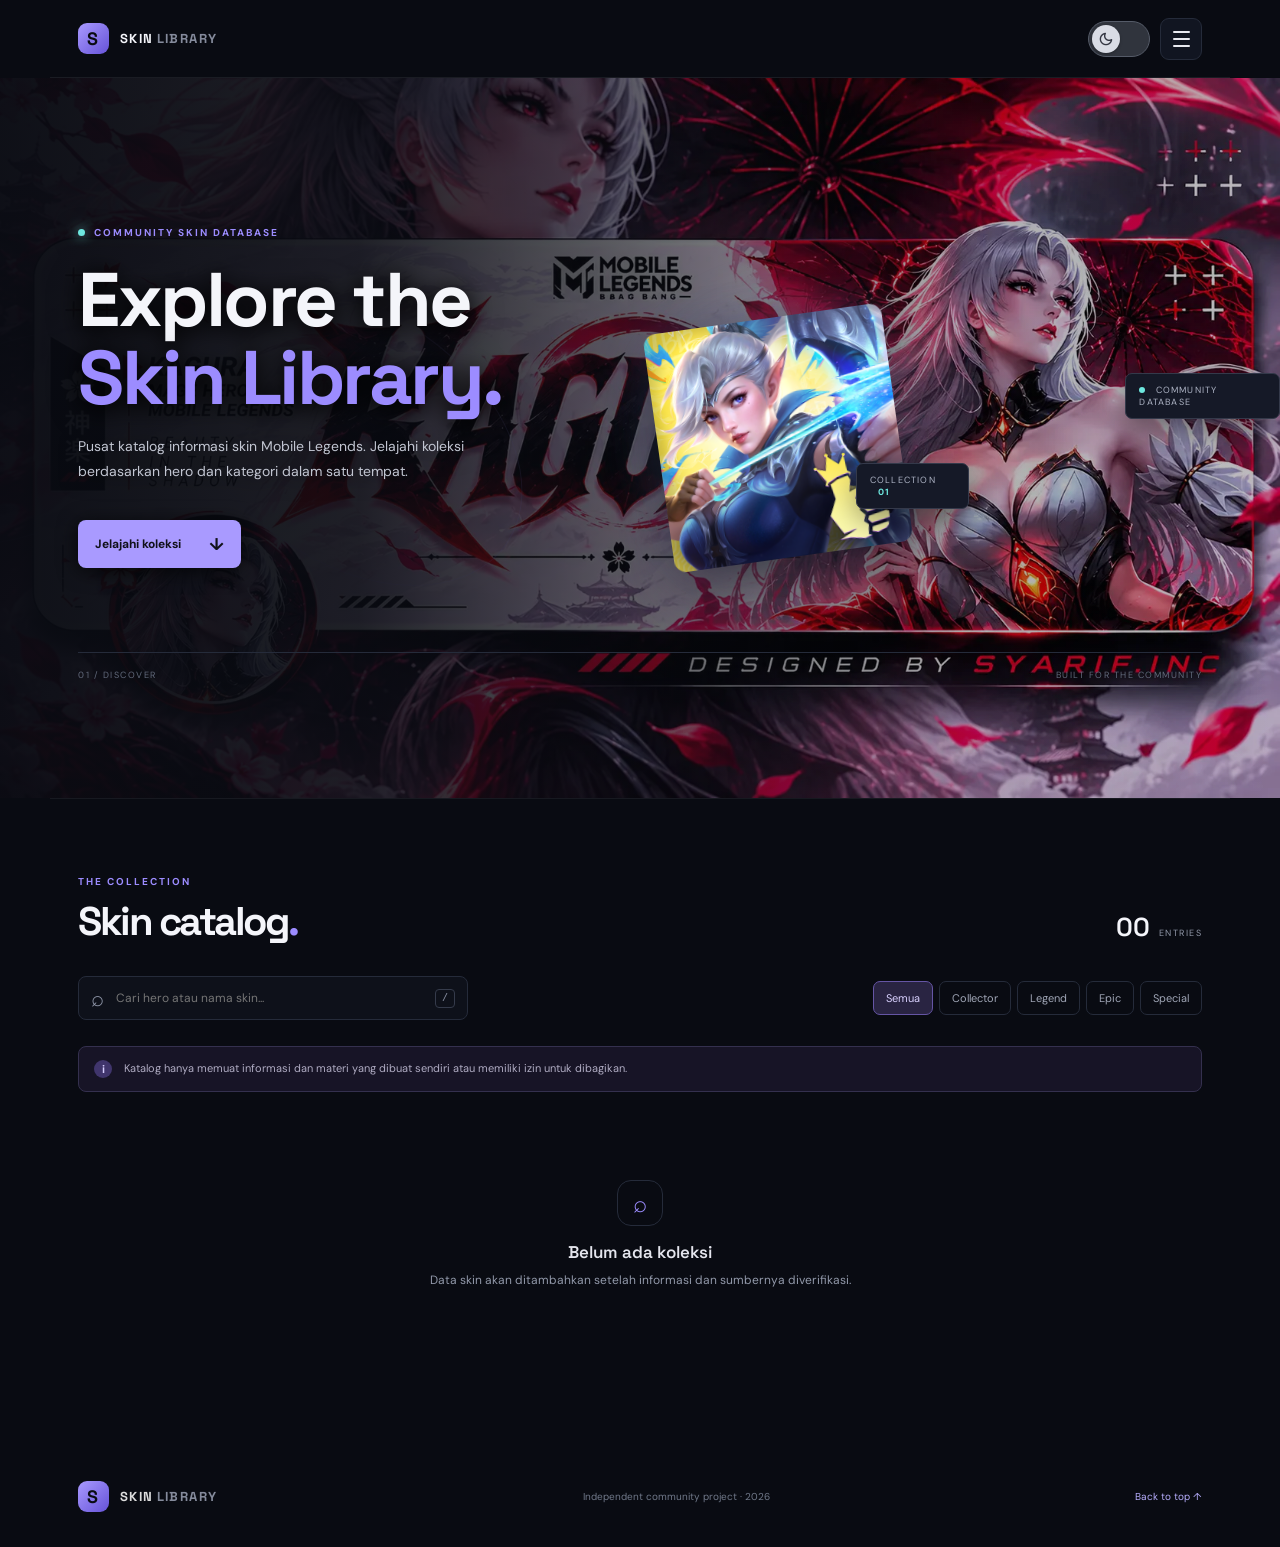
<file: index.html>
<!doctype html>
<html lang="id">
<head>
  <meta charset="UTF-8"><meta name="viewport" content="width=device-width, initial-scale=1">
  <meta name="theme-color" content="#090b12">
  <meta name="description" content="MLBB Skin Library — katalog informasi skin Mobile Legends.">
  <title>MLBB Skin Library</title>
  <link rel="preconnect" href="https://fonts.googleapis.com"><link rel="preconnect" href="https://fonts.gstatic.com" crossorigin>
  <link href="https://fonts.googleapis.com/css2?family=DM+Sans:wght@400;500;600;700;800&family=Space+Grotesk:wght@500;600;700&display=swap" rel="stylesheet">
  <link rel="stylesheet" href="https://fonts.googleapis.com/css2?family=Material+Symbols+Rounded:opsz,wght,FILL,GRAD@20..48,400,0,0"><link rel="stylesheet" href="assets/css/style.css">
  </head>
<body>
  <header class="topbar"><a class="brand" href="index.html"><span class="brand-mark" aria-hidden="true">S</span><span>SKIN<span class="brand-muted">LIBRARY</span></span></a><div class="header-actions"><button class="theme-toggle" type="button" aria-label="Aktifkan mode terang" title="Ganti tema"><span class="theme-track" aria-hidden="true"><span class="theme-thumb"><span class="theme-icon material-symbols-rounded">dark_mode</span></span></span></button><button class="menu-toggle" type="button" aria-label="Buka menu" aria-expanded="false" aria-controls="site-menu"><span></span><span></span><span></span></button></div>
    <nav class="site-menu" id="site-menu" hidden>
      <a href="index.html"><span class="menu-icon" aria-hidden="true">grid_view</span><span>Library</span></a>
      <a href="pages/heroes.html"><span class="menu-icon" aria-hidden="true">groups</span><span>Heroes</span></a>
      <a href="pages/about.html"><span class="menu-icon" aria-hidden="true">info</span><span>About</span></a>
    </nav></header>
  

  <main>
    <section class="hero"><div class="hero-copy"><div class="eyebrow"><span class="live-dot"></span> COMMUNITY SKIN DATABASE</div>
      <h1>Explore the<br><span>Skin Library.</span></h1>
      <p class="hero-description">Pusat katalog informasi skin Mobile Legends. Jelajahi koleksi berdasarkan hero dan kategori dalam satu tempat.</p>
      <a class="primary-button" href="#library">Jelajahi koleksi <span>↓</span></a></div>
      <div class="hero-art"><img class="hero-header-image" src="assets/images/header.webp" alt="" aria-hidden="true"><div class="orbit orbit-a"></div><div class="orbit orbit-b"></div><div class="hero-emblem"><img class="archive-logo" src="assets/images/logo/mlbb.webp" alt="MLBB Skin Library"></div><div class="float-tag tag-top">COLLECTION <b>01</b></div><div class="float-tag tag-bottom"><i></i> COMMUNITY DATABASE</div></div>
      <div class="hero-foot"><span>01 / DISCOVER</span><span>BUILT FOR THE COMMUNITY</span></div>
    </section>
    <section class="library-section" id="library"><div class="section-heading"><div><div class="eyebrow">THE COLLECTION</div><h2>Skin catalog<span>.</span></h2></div><div class="catalog-count"><strong id="result-count">00</strong><span>ENTRIES</span></div></div>
      <div class="toolbar"><label class="search-box"><span>⌕</span><input id="search-input" type="search" placeholder="Cari hero atau nama skin..." autocomplete="off"><kbd>/</kbd></label>
        <div class="filters" id="filters"><button class="filter active" data-filter="All">Semua</button><button class="filter" data-filter="Collector">Collector</button><button class="filter" data-filter="Legend">Legend</button><button class="filter" data-filter="Epic">Epic</button><button class="filter" data-filter="Special">Special</button></div></div>
      <div class="notice"><span>i</span><p>Katalog hanya memuat informasi dan materi yang dibuat sendiri atau memiliki izin untuk dibagikan.</p></div>
      <div class="catalog-grid" id="catalog-grid" aria-live="polite"></div>
      <div class="empty-state" id="empty-state"><div class="empty-icon">⌕</div><h3>Belum ada koleksi</h3><p>Data skin akan ditambahkan setelah informasi dan sumbernya diverifikasi.</p></div>
    </section>

  </main>

  <footer><a class="brand footer-brand" href="index.html"><span class="brand-mark" aria-hidden="true">S</span><span>SKIN<span class="brand-muted">LIBRARY</span></span></a><span>Independent community project · 2026</span><a href="#library">Back to top ↑</a></footer>
  <script src="assets/js/app.js"></script>
<script>
(()=>{const button=document.querySelector(".menu-toggle");const menu=document.querySelector("#site-menu");if(!button||!menu)return;
button.addEventListener("click",()=>{const open=button.getAttribute("aria-expanded")==="true";button.setAttribute("aria-expanded",String(!open));button.setAttribute("aria-label",open?"Buka menu":"Tutup menu");menu.hidden=open;});
document.addEventListener("click",event=>{if(!button.contains(event.target)&&!menu.contains(event.target)){button.setAttribute("aria-expanded","false");button.setAttribute("aria-label","Buka menu");menu.hidden=true;}});
document.addEventListener("keydown",event=>{if(event.key==="Escape"){button.setAttribute("aria-expanded","false");button.setAttribute("aria-label","Buka menu");menu.hidden=true;}});
})();</script><script src="assets/js/theme.js"></script></body></html>
</file>
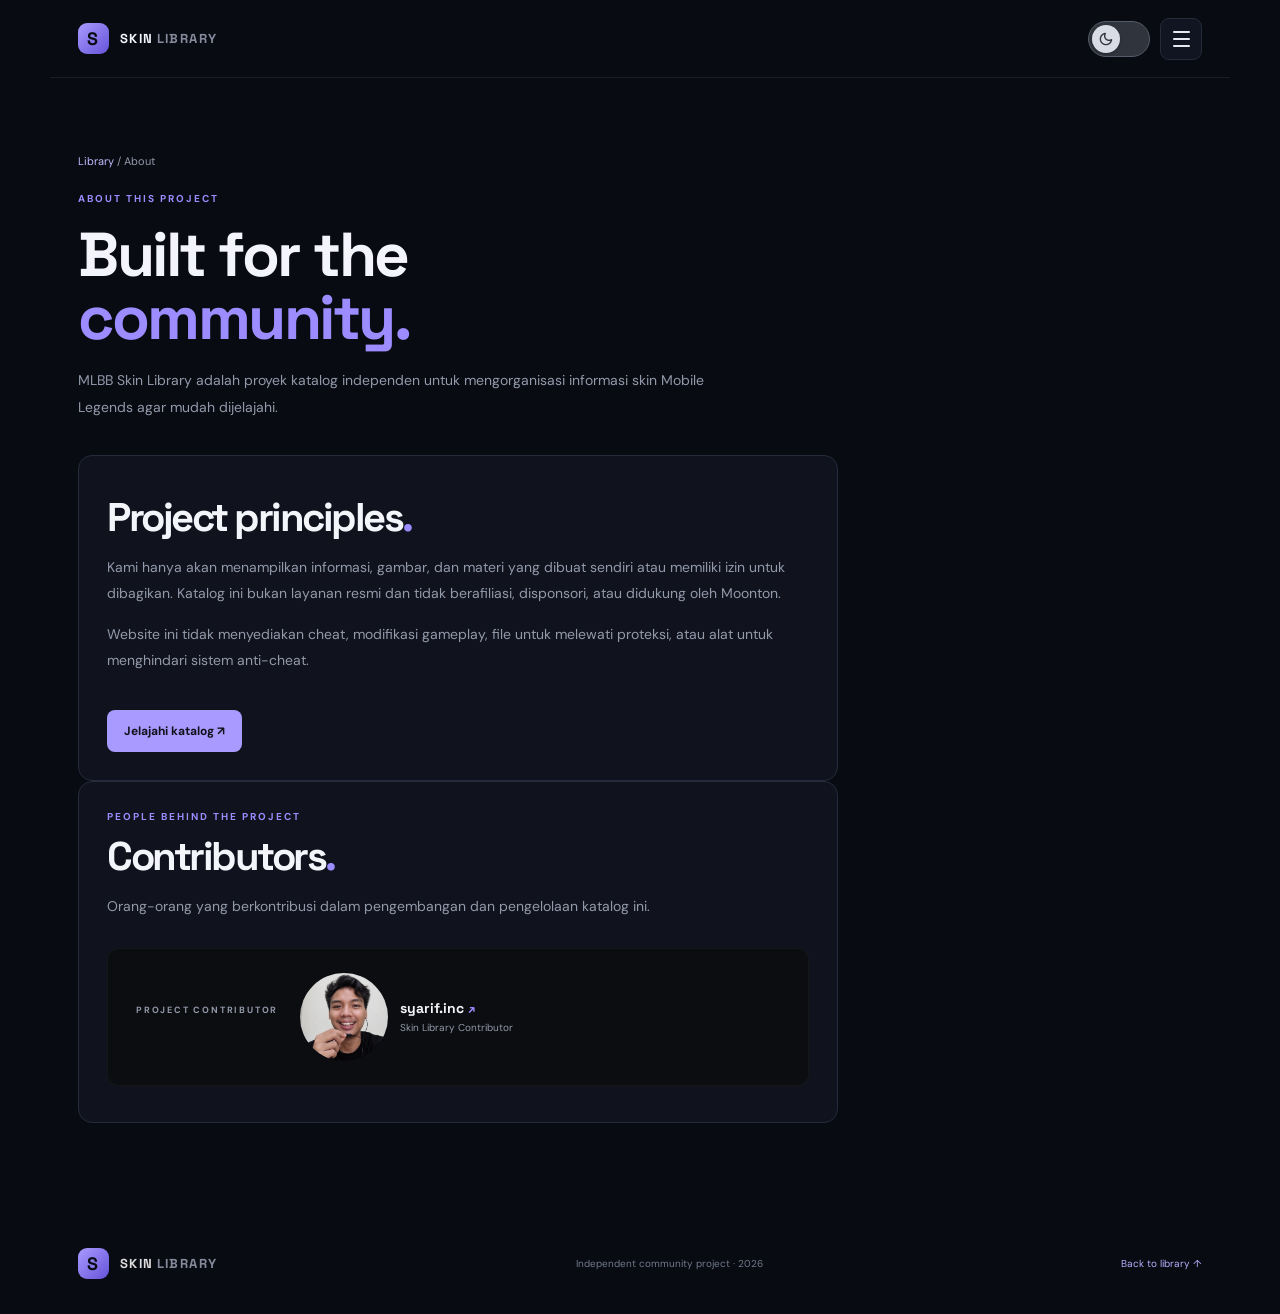
<file: pages/about.html>
<!doctype html>
<html lang="id"><head><meta charset="UTF-8"><meta name="viewport" content="width=device-width, initial-scale=1"><meta name="theme-color" content="#090b12"><title>About — MLBB Skin Library</title><link rel="preconnect" href="https://fonts.googleapis.com"><link rel="preconnect" href="https://fonts.gstatic.com" crossorigin><link href="https://fonts.googleapis.com/css2?family=DM+Sans:wght@400;500;600;700;800&family=Space+Grotesk:wght@500;600;700&display=swap" rel="stylesheet"><link rel="stylesheet" href="https://fonts.googleapis.com/css2?family=Material+Symbols+Rounded:opsz,wght,FILL,GRAD@20..48,400,0,0"><link rel="stylesheet" href="../assets/css/style.css">  </head>
<body><header class="topbar"><a class="brand" href="../index.html"><span class="brand-mark" aria-hidden="true">S</span><span>SKIN<span class="brand-muted">LIBRARY</span></span></a><div class="header-actions"><button class="theme-toggle" type="button" aria-label="Aktifkan mode terang" title="Ganti tema"><span class="theme-track" aria-hidden="true"><span class="theme-thumb"><span class="theme-icon material-symbols-rounded">dark_mode</span></span></span></button><button class="menu-toggle" type="button" aria-label="Buka menu" aria-expanded="false" aria-controls="site-menu"><span></span><span></span><span></span></button></div>
    <nav class="site-menu" id="site-menu" hidden>
      <a href="../index.html"><span class="menu-icon" aria-hidden="true">grid_view</span><span>Library</span></a>
      <a href="../pages/heroes.html"><span class="menu-icon" aria-hidden="true">groups</span><span>Heroes</span></a>
      <a href="../pages/about.html"><span class="menu-icon" aria-hidden="true">info</span><span>About</span></a>
    </nav></header>


<main class="page-shell"><div class="breadcrumb"><a href="../index.html">Library</a> / About</div><div class="page-intro"><div class="eyebrow">ABOUT THIS PROJECT</div><h1>Built for the<br><span>community.</span></h1><p>MLBB Skin Library adalah proyek katalog independen untuk mengorganisasi informasi skin Mobile Legends agar mudah dijelajahi.</p></div><div class="detail-panel"><h2>Project principles<span>.</span></h2><p class="page-copy">Kami hanya akan menampilkan informasi, gambar, dan materi yang dibuat sendiri atau memiliki izin untuk dibagikan. Katalog ini bukan layanan resmi dan tidak berafiliasi, disponsori, atau didukung oleh Moonton.</p><p class="page-copy">Website ini tidak menyediakan cheat, modifikasi gameplay, file untuk melewati proteksi, atau alat untuk menghindari sistem anti-cheat.</p><a class="primary-button" href="../index.html#library">Jelajahi katalog ↗</a></div>
<section class="detail-panel contributor-about" aria-labelledby="contributors-title">
  <div class="eyebrow">PEOPLE BEHIND THE PROJECT</div>
  <h2 id="contributors-title">Contributors<span>.</span></h2>
  <p class="page-copy">Orang-orang yang berkontribusi dalam pengembangan dan pengelolaan katalog ini.</p>
  <div id="contributors-list" class="contributors-list"><p class="page-copy">Memuat informasi kontributor...</p></div>
</section>
</main>
<script>
const list=document.querySelector("#contributors-list");
const safe=value=>String(value??"").replace(/[&<>"']/g,c=>({"&":"&amp;","<":"&lt;",">":"&gt;",'"':"&quot;","'":"&#39;"}[c]));
fetch("../data/contributors.json").then(response=>{if(!response.ok)throw Error();return response.json()}).then(contributors=>{
  if(!Array.isArray(contributors)||!contributors.length){list.innerHTML='<p class="page-copy">Belum ada kontributor yang ditambahkan.</p>';return;}
  list.innerHTML=contributors.map(person=>'<article class="contributor-card"><div class="contributor-heading">PROJECT CONTRIBUTOR</div><div class="contributor-content"><img class="contributor-avatar" src="../'+safe(person.avatar)+'" alt="Foto profil '+safe(person.name)+'"><div class="contributor-identity"><a class="contributor-name" href="'+safe(person.profileUrl)+'" target="_blank" rel="noopener noreferrer">'+safe(person.name)+' <span aria-hidden="true">↗</span></a><span class="contributor-role">Skin Library Contributor</span></div></div></article>').join("");
}).catch(()=>{list.innerHTML='<p class="page-copy">Informasi kontributor belum dapat dimuat. Silakan coba lagi.</p>';});
</script>
<footer><a class="brand footer-brand" href="../index.html"><span class="brand-mark" aria-hidden="true">S</span><span>SKIN<span class="brand-muted">LIBRARY</span></span></a><span>Independent community project · 2026</span><a href="../index.html">Back to library ↑</a></footer><script>
(()=>{const button=document.querySelector(".menu-toggle");const menu=document.querySelector("#site-menu");if(!button||!menu)return;
button.addEventListener("click",()=>{const open=button.getAttribute("aria-expanded")==="true";button.setAttribute("aria-expanded",String(!open));button.setAttribute("aria-label",open?"Buka menu":"Tutup menu");menu.hidden=open;});
document.addEventListener("click",event=>{if(!button.contains(event.target)&&!menu.contains(event.target)){button.setAttribute("aria-expanded","false");button.setAttribute("aria-label","Buka menu");menu.hidden=true;}});
document.addEventListener("keydown",event=>{if(event.key==="Escape"){button.setAttribute("aria-expanded","false");button.setAttribute("aria-label","Buka menu");menu.hidden=true;}});
})();</script><script src="../assets/js/theme.js"></script></body></html>
</file>
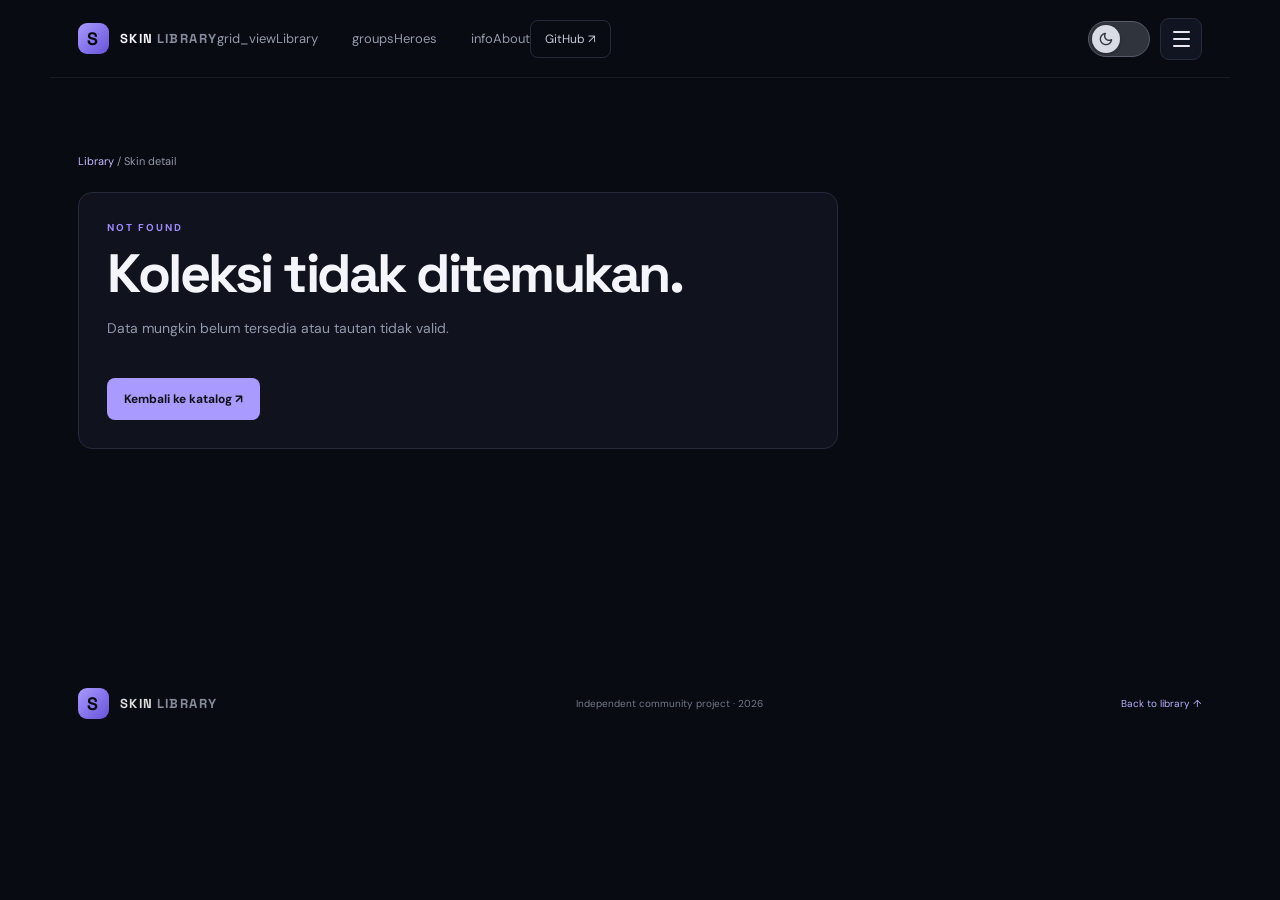
<file: pages/detail.html>
<!doctype html>
<html lang="id"><head><meta charset="UTF-8"><meta name="viewport" content="width=device-width, initial-scale=1"><meta name="theme-color" content="#090b12"><title>Skin detail — MLBB Skin Library</title><link rel="preconnect" href="https://fonts.googleapis.com"><link rel="preconnect" href="https://fonts.gstatic.com" crossorigin><link href="https://fonts.googleapis.com/css2?family=DM+Sans:wght@400;500;600;700;800&family=Space+Grotesk:wght@500;600;700&display=swap" rel="stylesheet"><link rel="stylesheet" href="https://fonts.googleapis.com/css2?family=Material+Symbols+Rounded:opsz,wght,FILL,GRAD@20..48,400,0,0"><link rel="stylesheet" href="../assets/css/style.css"></head>
<body><header class="topbar"><a class="brand" href="../index.html"><span class="brand-mark" aria-hidden="true">S</span><span>SKIN<span class="brand-muted">LIBRARY</span></span></a><nav class="desktop-nav"><a href="../index.html"><span class="menu-icon" aria-hidden="true">grid_view</span><span>Library</span></a><a href="heroes.html"><span class="menu-icon" aria-hidden="true">groups</span><span>Heroes</span></a><a href="about.html"><span class="menu-icon" aria-hidden="true">info</span><span>About</span></a></nav><a class="top-link" href="https://github.com/syariflab/mlbb-skin-library" target="_blank" rel="noreferrer">GitHub ↗</a><div class="header-actions"><button class="theme-toggle" type="button" aria-label="Aktifkan mode terang" title="Ganti tema"><span class="theme-track" aria-hidden="true"><span class="theme-thumb"><span class="theme-icon material-symbols-rounded">dark_mode</span></span></span></button><button class="menu-toggle" type="button" aria-label="Buka menu" aria-expanded="false" aria-controls="site-menu"><span></span><span></span><span></span></button></div>
<nav class="site-menu" id="site-menu" hidden><a href="../index.html">Library</a><a href="heroes.html">Heroes</a><a href="about.html">About</a></nav></header>
<nav class="mobile-nav" aria-label="Navigasi utama"><a href="../index.html" data-nav="library"><span>⌂</span><small>Library</small></a><a href="heroes.html" data-nav="heroes"><span>♙</span><small>Heroes</small></a><a href="about.html" data-nav="about"><span>ⓘ</span><small>About</small></a></nav>
<main class="page-shell"><div class="breadcrumb"><a href="../index.html">Library</a> / Skin detail</div><article class="detail-panel" id="detail"><div class="eyebrow">SKIN INFORMATION</div><h1>Memuat detail...</h1><p class="page-copy">Sedang mengambil informasi koleksi.</p></article></main>
<footer><a class="brand footer-brand" href="../index.html"><span class="brand-mark" aria-hidden="true">S</span><span>SKIN<span class="brand-muted">LIBRARY</span></span></a><span>Independent community project · 2026</span><a href="../index.html">Back to library ↑</a></footer>
<script>
const target=document.querySelector("#detail");
const id=new URLSearchParams(location.search).get("id");
const safe=s=>String(s??"").replace(/[&<>"']/g,c=>({"&":"&amp;","<":"&lt;",">":"&gt;",'"':"&quot;","'":"&#39;"}[c]));
const savedKey="mlbb-skin-library-saved";
function getSaved(){try{return JSON.parse(localStorage.getItem(savedKey)||"[]")}catch{return[]}}
function renderSaveButton(){const button=document.querySelector("#save-skin");if(!button)return;const saved=getSaved().includes(id);button.innerHTML=(saved?'<span class="save-bookmark" aria-hidden="true">▮</span> Undo Save':'<span class="save-bookmark" aria-hidden="true">▯</span> Save');button.setAttribute("aria-pressed",String(saved));button.classList.toggle("is-saved",saved)}
Promise.all([fetch("../data/skins.json").then(r=>{if(!r.ok)throw Error();return r.json()}),fetch("../data/contributors.json").then(r=>{if(!r.ok)throw Error();return r.json()})]).then(([items,contributors])=>{
 const item=items.find(x=>x.id===id);
 if(!item){target.innerHTML='<div class="eyebrow">NOT FOUND</div><h1>Koleksi tidak ditemukan.</h1><p class="page-copy">Data mungkin belum tersedia atau tautan tidak valid.</p><a class="primary-button" href="../index.html#library">Kembali ke katalog ↗</a>';return;}
 const contributor=contributors.find(x=>x.id===item.contributorId)||contributors[0];
 document.title=item.name+" — MLBB Skin Library";
 const contributorMarkup=contributor?'<section class="contributor-card" aria-label="Informasi kontributor"><img class="contributor-avatar" src="../'+safe(contributor.avatar)+'" alt="Foto profil '+safe(contributor.name)+'"><div class="contributor-details"><div class="contributor-topline"><a class="contributor-name" href="'+safe(contributor.profileUrl)+'" target="_blank" rel="noopener noreferrer">'+safe(contributor.name)+'</a><span class="contributor-separator" aria-hidden="true">|</span><button class="save-skin-button" id="save-skin" type="button" aria-pressed="false">Save</button></div><div class="contributor-updated"><span>Last updated:</span><strong>'+safe(item.lastUpdated||item.updatedAt||"Belum dicatat")+'</strong></div></div></section>':'';
 target.innerHTML='<div class="eyebrow">SKIN INFORMATION</div><h1>'+safe(item.name)+'</h1><p class="page-copy">'+safe(item.hero)+'</p><div class="detail-meta"><span>'+safe(item.type)+'</span><span>'+safe(item.status||"Informasi")+'</span><span>'+safe(item.release||"")+'</span></div><p class="page-copy">'+safe(item.description||"Belum ada deskripsi untuk koleksi ini.")+'</p><div class="detail-note">Halaman ini berisi informasi katalog. Tidak ada file modifikasi game atau tautan bypass proteksi yang disediakan.</div>'+contributorMarkup+'<a class="primary-button" href="../index.html#library">Kembali ke katalog ↗</a>';
 const saveButton=document.querySelector("#save-skin");if(saveButton){renderSaveButton();saveButton.addEventListener("click",()=>{const saved=getSaved();const next=saved.includes(id)?saved.filter(x=>x!==id):[...saved,id];localStorage.setItem(savedKey,JSON.stringify(next));renderSaveButton()})}
}).catch(()=>{target.innerHTML='<h1>Data tidak dapat dimuat.</h1><p class="page-copy">Periksa koneksi lalu coba lagi.</p>';});
</script><script src="../assets/js/theme.js"></script></body></html>
</file>
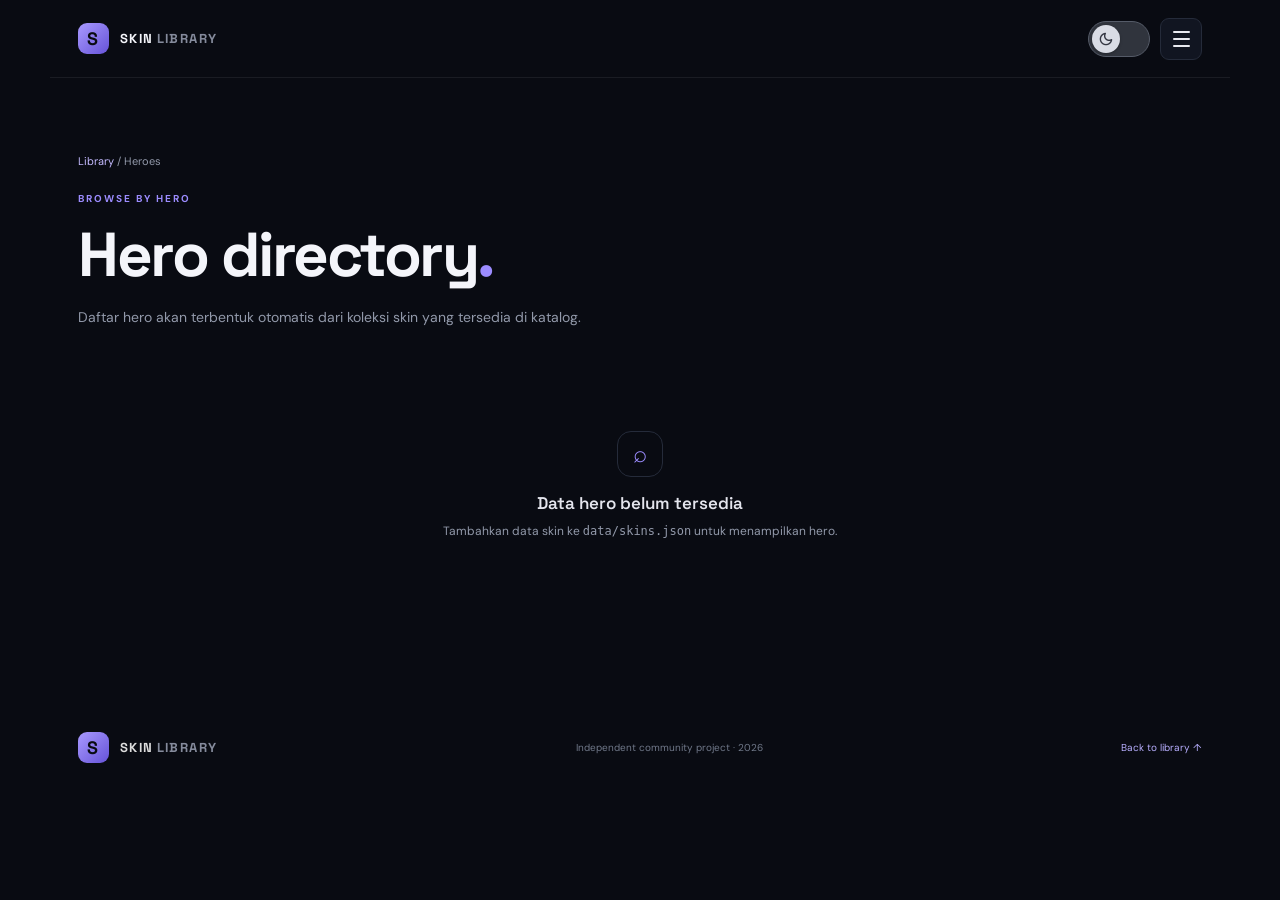
<file: pages/heroes.html>
<!doctype html>
<html lang="id"><head><meta charset="UTF-8"><meta name="viewport" content="width=device-width, initial-scale=1"><meta name="theme-color" content="#090b12"><title>Heroes — MLBB Skin Library</title><link rel="preconnect" href="https://fonts.googleapis.com"><link rel="preconnect" href="https://fonts.gstatic.com" crossorigin><link href="https://fonts.googleapis.com/css2?family=DM+Sans:wght@400;500;600;700;800&family=Space+Grotesk:wght@500;600;700&display=swap" rel="stylesheet"><link rel="stylesheet" href="https://fonts.googleapis.com/css2?family=Material+Symbols+Rounded:opsz,wght,FILL,GRAD@20..48,400,0,0"><link rel="stylesheet" href="../assets/css/style.css">  </head>
<body><header class="topbar"><a class="brand" href="../index.html"><span class="brand-mark" aria-hidden="true">S</span><span>SKIN<span class="brand-muted">LIBRARY</span></span></a><div class="header-actions"><button class="theme-toggle" type="button" aria-label="Aktifkan mode terang" title="Ganti tema"><span class="theme-track" aria-hidden="true"><span class="theme-thumb"><span class="theme-icon material-symbols-rounded">dark_mode</span></span></span></button><button class="menu-toggle" type="button" aria-label="Buka menu" aria-expanded="false" aria-controls="site-menu"><span></span><span></span><span></span></button></div>
    <nav class="site-menu" id="site-menu" hidden>
      <a href="../index.html"><span class="menu-icon" aria-hidden="true">grid_view</span><span>Library</span></a>
      <a href="../pages/heroes.html"><span class="menu-icon" aria-hidden="true">groups</span><span>Heroes</span></a>
      <a href="../pages/about.html"><span class="menu-icon" aria-hidden="true">info</span><span>About</span></a>
    </nav></header>


<main class="page-shell"><div class="breadcrumb"><a href="../index.html">Library</a> / Heroes</div><div class="page-intro"><div class="eyebrow">BROWSE BY HERO</div><h1>Hero directory<span>.</span></h1><p>Daftar hero akan terbentuk otomatis dari koleksi skin yang tersedia di katalog.</p></div><div class="hero-list" id="hero-list"></div><div class="empty-state" id="hero-empty"><div class="empty-icon">⌕</div><h3>Data hero belum tersedia</h3><p>Tambahkan data skin ke <code>data/skins.json</code> untuk menampilkan hero.</p></div></main>
<footer><a class="brand footer-brand" href="../index.html"><span class="brand-mark" aria-hidden="true">S</span><span>SKIN<span class="brand-muted">LIBRARY</span></span></a><span>Independent community project · 2026</span><a href="../index.html">Back to library ↑</a></footer>
<script>
fetch("../data/skins.json").then(r=>r.json()).then(items=>{const groups=[...new Set(items.map(x=>x.hero).filter(Boolean))].sort();const list=document.querySelector("#hero-list");list.innerHTML=groups.map(name=>{const count=items.filter(x=>x.hero===name).length;return '<a class="hero-item" href="../index.html#library"><strong>'+name.replace(/[&<>"']/g,c=>({"&":"&amp;","<":"&lt;",">":"&gt;",'"':"&quot;","'":"&#39;"}[c]))+'</strong><small>'+count+' koleksi skin</small></a>'}).join("");document.querySelector("#hero-empty").hidden=groups.length>0;}).catch(()=>{});
</script><script>
(()=>{const button=document.querySelector(".menu-toggle");const menu=document.querySelector("#site-menu");if(!button||!menu)return;
button.addEventListener("click",()=>{const open=button.getAttribute("aria-expanded")==="true";button.setAttribute("aria-expanded",String(!open));button.setAttribute("aria-label",open?"Buka menu":"Tutup menu");menu.hidden=open;});
document.addEventListener("click",event=>{if(!button.contains(event.target)&&!menu.contains(event.target)){button.setAttribute("aria-expanded","false");button.setAttribute("aria-label","Buka menu");menu.hidden=true;}});
document.addEventListener("keydown",event=>{if(event.key==="Escape"){button.setAttribute("aria-expanded","false");button.setAttribute("aria-label","Buka menu");menu.hidden=true;}});
})();</script><script src="../assets/js/theme.js"></script></body></html>
</file>
<file: assets/css/style.css>
:root{color-scheme:dark;--bg:#090b12;--panel:#10131d;--panel2:#151a27;--line:#252b3a;--text:#f4f5fa;--muted:#9299aa;--accent:#9c8cff;--cyan:#6ee7df}*{box-sizing:border-box}html{scroll-behavior:smooth}body{margin:0;background:var(--bg);color:var(--text);font-family:"DM Sans",sans-serif;overflow-x:hidden}a{color:inherit;text-decoration:none}.ambient{position:absolute;pointer-events:none;filter:blur(100px);opacity:.13;border-radius:50%;z-index:-1}.ambient-one{width:380px;height:380px;background:#6653d8;top:80px;right:8%}.ambient-two{width:280px;height:280px;background:#287e91;top:600px;left:-150px}.topbar{height:78px;max-width:1180px;margin:auto;padding:0 28px;display:flex;align-items:center;justify-content:space-between;border-bottom:1px solid rgba(255,255,255,.07)}.brand{display:flex;align-items:center;gap:11px;font:700 13px "Space Grotesk";letter-spacing:1.4px}.brand-mark{width:31px;height:31px;display:grid;place-items:center;border-radius:9px;background:linear-gradient(135deg,#a99aff,#6653d8);color:#090b12;font-size:18px}.brand-muted{color:#858b9c;margin-left:3px}.desktop-nav{display:flex;gap:34px;color:var(--muted);font-size:13px}.desktop-nav a.active,.desktop-nav a:hover{color:#fff}.top-link{font-size:12px;color:#c5c9d5;border:1px solid var(--line);padding:10px 14px;border-radius:8px}.top-link span{color:var(--accent);margin-left:5px}.hero{max-width:1180px;min-height:510px;margin:auto;padding:84px 28px 34px;display:grid;grid-template-columns:1fr 1fr;position:relative}.hero-copy{padding-top:12px}.eyebrow{font-size:10px;letter-spacing:2px;font-weight:700;color:var(--accent);display:flex;align-items:center;gap:9px}.live-dot{width:7px;height:7px;background:var(--cyan);border-radius:50%;box-shadow:0 0 12px var(--cyan)}h1,h2{font-family:"Space Grotesk",sans-serif;letter-spacing:-2.5px}h1{font-size:clamp(48px,6vw,76px);line-height:1.02;margin:22px 0 18px}h1 span,.about-section h2 span{color:var(--accent)}.hero-description{max-width:440px;color:var(--muted);font-size:14px;line-height:1.8}.primary-button{display:inline-flex;align-items:center;gap:28px;margin-top:22px;padding:13px 17px;background:#a99aff;color:#11111a;border-radius:8px;font-weight:700;font-size:12px}.primary-button span{font-size:17px}.hero-art{min-height:330px;position:relative;display:grid;place-items:center}.orbit{position:absolute;border:1px solid rgba(169,154,255,.2);border-radius:50%;transform:rotate(-25deg)}.orbit-a{width:310px;height:190px}.orbit-b{width:390px;height:250px;transform:rotate(35deg)}.hero-emblem{width:190px;height:190px;border-radius:38px;transform:rotate(-8deg);background:linear-gradient(145deg,#27233e,#121827 65%,#182a36);border:1px solid #48416d;box-shadow:0 30px 90px #0009,inset 0 0 45px #9c8cff20;display:flex;flex-direction:column;align-items:center;justify-content:center;gap:5px}.hero-emblem span{font:700 65px "Space Grotesk";letter-spacing:-8px;color:#c4baff}.hero-emblem small{font-size:9px;letter-spacing:3px;text-align:center;color:#9299aa}.float-tag{position:absolute;background:#151927;border:1px solid #34394a;border-radius:7px;padding:10px 13px;font-size:9px;letter-spacing:1.2px;color:#aeb4c5;box-shadow:0 12px 30px #0006}.tag-top{top:48px;right:4%}.tag-top b{color:var(--cyan);margin-left:8px}.tag-bottom{bottom:42px;left:5%}.tag-bottom i{display:inline-block;width:6px;height:6px;border-radius:50%;background:var(--cyan);margin-right:7px}.hero-foot{grid-column:1/-1;display:flex;justify-content:space-between;border-top:1px solid var(--line);padding-top:16px;color:#626a7c;font-size:9px;letter-spacing:1.5px}.library-section{max-width:1180px;margin:0 auto;padding:76px 28px 100px;border-top:1px solid rgba(255,255,255,.06)}.section-heading{display:flex;align-items:end;justify-content:space-between}h2{font-size:40px;line-height:1.1;margin:12px 0 0}h2 span{color:var(--accent)}.catalog-count{display:flex;align-items:baseline;gap:9px}.catalog-count strong{font:600 26px "Space Grotesk"}.catalog-count span{font-size:9px;letter-spacing:1.5px;color:var(--muted)}.toolbar{margin-top:32px;display:flex;align-items:center;justify-content:space-between;gap:20px;flex-wrap:wrap}.search-box{height:44px;min-width:260px;max-width:390px;flex:1;display:flex;align-items:center;gap:10px;padding:0 12px;border:1px solid var(--line);border-radius:8px;background:#0e111a;color:#8f96a8}.search-box>span{font-size:22px}.search-box input{flex:1;min-width:0;background:none;border:0;outline:0;color:#fff;font:12px "DM Sans"}.search-box kbd{font:10px monospace;border:1px solid #353b4b;padding:3px 6px;border-radius:4px}.filters{display:flex;gap:6px;flex-wrap:wrap}.filter{background:transparent;border:1px solid var(--line);border-radius:7px;padding:9px 12px;color:#a0a6b6;font:11px "DM Sans";cursor:pointer}.filter.active,.filter:hover{background:#292442;border-color:#6555a5;color:#d9d1ff}.notice{display:flex;align-items:center;gap:12px;margin-top:26px;padding:13px 15px;border:1px solid #34304e;background:#171426;border-radius:8px}.notice>span{width:18px;height:18px;display:grid;place-items:center;border-radius:50%;background:#40356c;color:#d6ceff;font-size:11px;font-weight:700}.notice p{margin:0;color:#b0acc3;font-size:11px;line-height:1.6}.catalog-grid{display:grid;grid-template-columns:repeat(3,1fr);gap:15px;margin-top:22px}.skin-card{border:1px solid var(--line);background:linear-gradient(145deg,#141925,#0e1119);border-radius:11px;padding:17px;min-height:170px;display:flex;flex-direction:column;justify-content:space-between}.skin-card-top{display:flex;justify-content:space-between;align-items:center}.skin-type{font-size:9px;letter-spacing:1.2px;color:var(--accent);text-transform:uppercase}.skin-status{font-size:9px;color:#a5d8cb;background:#19322f;padding:5px 7px;border-radius:5px}.skin-card h3{font:600 18px "Space Grotesk";margin:18px 0 4px}.skin-hero{font-size:11px;color:var(--muted)}.skin-card-bottom{border-top:1px solid var(--line);margin-top:17px;padding-top:12px;display:flex;justify-content:space-between;color:#777f91;font-size:10px}.empty-state{text-align:center;padding:66px 15px;color:var(--muted)}.empty-icon{width:46px;height:46px;border:1px solid var(--line);border-radius:14px;display:grid;place-items:center;margin:0 auto 15px;font-size:24px;color:var(--accent)}.empty-state h3{font:600 17px "Space Grotesk";color:#e4e5ed;margin:0 0 8px}.empty-state p{font-size:12px;line-height:1.6;margin:0}.about-section{max-width:1124px;margin:0 auto 80px;padding:45px 0;border-top:1px solid var(--line);border-bottom:1px solid var(--line);display:grid;grid-template-columns:70px 1fr 1fr;gap:25px;align-items:center}.about-number{font:600 13px "Space Grotesk";color:#646b7c}.about-section h2{font-size:34px}.about-section>p{font-size:12px;line-height:1.9;color:var(--muted);max-width:390px}footer{max-width:1180px;margin:auto;padding:25px 28px 35px;display:flex;justify-content:space-between;align-items:center;color:#71798a;font-size:10px}.footer-brand{color:#ddd}footer>a:last-child{color:#b8afff}@media(max-width:700px){.topbar{height:66px;padding:0 18px}.desktop-nav{display:none}.hero{padding:60px 20px 25px;grid-template-columns:1fr;min-height:auto}.hero-copy{position:relative;z-index:1}.hero-art{min-height:280px;margin-top:15px}.hero-foot{margin-top:10px}.library-section{padding:60px 18px 70px}.section-heading h2{font-size:34px}.toolbar{align-items:stretch}.search-box{max-width:none;flex-basis:100%}.filters{overflow-x:auto;flex-wrap:nowrap;padding-bottom:4px}.filter{white-space:nowrap}.catalog-grid{grid-template-columns:1fr 1fr;gap:9px}.skin-card{padding:13px;min-height:155px}.skin-card h3{font-size:15px}.about-section{margin:0 18px 55px;padding:30px 0;grid-template-columns:35px 1fr;gap:12px}.about-section>p{grid-column:2;margin:0}.about-section h2{font-size:30px}footer{padding:22px 18px;gap:14px;flex-wrap:wrap}footer>span{order:3;width:100%}}@media(max-width:380px){.catalog-grid{grid-template-columns:1fr}.hero-emblem{width:165px;height:165px}.orbit-b{width:300px}.tag-top{right:0}.tag-bottom{left:0}}
/* Shared inner pages */
.page-shell{max-width:1180px;margin:0 auto;padding:76px 28px 100px;min-height:65vh}
.page-intro{max-width:680px;margin-bottom:34px}.page-intro h1{font-size:clamp(40px,6vw,62px);margin:18px 0}.page-intro p,.page-copy{color:var(--muted);font-size:14px;line-height:1.9}
.breadcrumb{font-size:11px;color:var(--muted);margin-bottom:24px}.breadcrumb a{color:#c4baff}
.skin-card-link{transition:transform .2s,border-color .2s}.skin-card-link:hover{transform:translateY(-3px);border-color:#6555a5}
.detail-panel{max-width:760px;border:1px solid var(--line);background:var(--panel);border-radius:14px;padding:28px}
.detail-panel h1{font-size:clamp(34px,6vw,54px);margin:12px 0}.detail-meta{display:flex;gap:8px;flex-wrap:wrap;margin:20px 0}.detail-meta span{font-size:10px;color:#c7c0ff;background:#292442;border:1px solid #514778;padding:7px 10px;border-radius:6px}
.detail-note{padding:14px;border:1px solid #34304e;background:#171426;border-radius:8px;color:#b0acc3;font-size:12px;line-height:1.7}
.hero-list{display:grid;grid-template-columns:repeat(3,1fr);gap:12px}.hero-item{padding:18px;border:1px solid var(--line);background:var(--panel);border-radius:9px}.hero-item strong{font:600 16px "Space Grotesk"}.hero-item small{display:block;color:var(--muted);margin-top:7px}
@media(max-width:700px){.page-shell{padding:55px 18px 70px}.hero-list{grid-template-columns:1fr 1fr}.detail-panel{padding:20px}}

/* Mobile-first usability refinements */
.mobile-nav{display:none}
:focus-visible{outline:2px solid var(--cyan);outline-offset:3px}
button,a,input{-webkit-tap-highlight-color:transparent}
@media(max-width:700px){
  body{padding-bottom:calc(72px + env(safe-area-inset-bottom))}
  .topbar{height:62px;padding:0 16px;position:sticky;top:0;z-index:20;background:rgba(9,11,18,.94);backdrop-filter:blur(16px)}
  .brand{font-size:12px}.brand-mark{width:30px;height:30px}
  .desktop-nav{display:none}.top-link{padding:8px 11px;font-size:11px}
  .mobile-nav{position:fixed;z-index:50;left:0;right:0;bottom:0;display:grid;grid-template-columns:repeat(3,1fr);padding:7px 12px calc(7px + env(safe-area-inset-bottom));background:rgba(15,18,28,.97);border-top:1px solid #303548;backdrop-filter:blur(18px)}
  .mobile-nav a{min-height:48px;display:flex;flex-direction:column;align-items:center;justify-content:center;gap:3px;color:#9299aa;border-radius:9px}
  .mobile-nav a span{font-size:19px;line-height:1}.mobile-nav a small{font:500 10px "DM Sans"}
  .mobile-nav a[aria-current="page"]{color:#d6ceff;background:#292442}
  .hero{padding:42px 18px 22px}.hero-copy{padding:0}
  h1{font-size:clamp(42px,12vw,58px);letter-spacing:-2px;margin:17px 0 14px}
  .hero-description{font-size:13px;line-height:1.75}
  .primary-button{min-height:46px;padding:0 16px;justify-content:center}
  .hero-art{min-height:235px;margin-top:5px}.hero-emblem{width:150px;height:150px;border-radius:30px}
  .hero-emblem span{font-size:54px}.orbit-a{width:245px;height:155px}.orbit-b{width:285px;height:190px}
  .tag-top{top:18px}.tag-bottom{bottom:20px}
  .hero-foot{font-size:8px;letter-spacing:1px}
  .library-section{padding:48px 16px 52px}
  .section-heading{align-items:center}.section-heading h2{font-size:30px}
  .catalog-count strong{font-size:22px}
  .toolbar{margin-top:22px;gap:12px}
  .search-box{height:48px;min-width:0;flex-basis:100%;max-width:none}
  .search-box input{font-size:14px}
  .filters{display:flex;gap:7px;overflow-x:auto;flex-wrap:nowrap;scrollbar-width:none;padding:1px 1px 7px}
  .filters::-webkit-scrollbar{display:none}
  .filter{min-height:40px;padding:0 14px;flex:0 0 auto;font-size:12px}
  .notice{margin-top:17px;padding:11px 12px;align-items:flex-start}
  .notice p{font-size:11px}
  .catalog-grid{grid-template-columns:repeat(2,minmax(0,1fr));gap:9px;margin-top:16px}
  .skin-card{min-width:0;min-height:150px;padding:12px;border-radius:9px}
  .skin-card h3{font-size:14px;line-height:1.35;margin:14px 0 5px;overflow-wrap:anywhere}
  .skin-type,.skin-status{font-size:8px}.skin-card-bottom{font-size:9px;gap:5px}
  .empty-state{padding:48px 12px}
  footer{padding:20px 16px 14px;gap:12px}
  .page-shell{padding:38px 16px 55px;min-height:60vh}
  .page-intro{margin-bottom:24px}.page-intro h1{font-size:clamp(38px,11vw,52px);letter-spacing:-2px}
  .page-intro p,.page-copy{font-size:13px}
  .hero-list{grid-template-columns:repeat(2,minmax(0,1fr));gap:9px}
  .hero-item{padding:15px 12px;min-height:76px}
  .hero-item strong{font-size:14px}
  .detail-panel{padding:18px;border-radius:11px}
  .detail-panel h1{font-size:34px;letter-spacing:-1.5px;overflow-wrap:anywhere}
  .detail-meta{gap:6px;margin:16px 0}.detail-meta span{font-size:9px}
}
@media(max-width:350px){.catalog-grid{grid-template-columns:1fr}.hero-list{grid-template-columns:1fr}.hero-foot span:last-child{display:none}}
@media(prefers-reduced-motion:reduce){html{scroll-behavior:auto}*,*::before,*::after{transition-duration:.01ms!important;animation-duration:.01ms!important;animation-iteration-count:1!important}}

/* Repository brand assets */
.brand-logo{width:34px;height:34px;object-fit:contain;display:block;flex:0 0 auto}.footer-brand .brand-logo{width:30px;height:30px}.hero-art{isolation:isolate;overflow:hidden;border-radius:18px}.hero-header-image{position:absolute;inset:12px 0;width:100%;height:calc(100% - 24px);object-fit:cover;object-position:center;opacity:.24;filter:saturate(.82);border-radius:18px;z-index:-1;mask-image:linear-gradient(90deg,transparent 0%,#000 20%,#000 80%,transparent 100%)}.hero-art .orbit,.hero-art .hero-emblem,.hero-art .float-tag{z-index:1}


/* Repository brand assets */
.brand-logo{width:34px;height:34px;object-fit:contain;display:block;flex:0 0 auto}
.footer-brand .brand-logo{width:30px;height:30px}


/* Correct brand separation: personal site mark vs. ML Skin Archive logo */
.brand-mark{width:31px;height:31px;display:grid;place-items:center;border-radius:9px;background:linear-gradient(135deg,#a99aff,#6653d8);color:#090b12;font-size:18px;flex:0 0 auto}
.hero-emblem{gap:8px}
.archive-logo{width:108px;height:108px;max-width:72%;object-fit:contain;border-radius:14px;transform:rotate(8deg)}
@media(max-width:700px){.archive-logo{width:88px;height:88px}}


/* Hero composition: header.webp is the backdrop; mlbb.webp sits visibly above it */
.hero-art{position:relative;isolation:isolate;overflow:hidden}
.hero-header-image{z-index:0;inset:0;width:100%;height:100%;opacity:.42;object-fit:cover;mask-image:linear-gradient(90deg,transparent 0%,#000 12%,#000 88%,transparent 100%)}
.hero-art .orbit{z-index:1;pointer-events:none}
.hero-art .hero-emblem{z-index:2;width:auto;height:auto;min-width:0;min-height:0;padding:0;background:transparent;border:0;border-radius:0;box-shadow:none;transform:none;gap:9px}
.archive-logo{display:block;width:clamp(120px,17vw,190px);height:clamp(120px,17vw,190px);max-width:none;object-fit:contain;border-radius:12px;transform:none;filter:drop-shadow(0 12px 24px #000b)}
.hero-emblem small{font-size:10px;letter-spacing:3px;color:#d2d5e2;text-shadow:0 2px 8px #000}
.hero-art .float-tag{z-index:3}
@media(max-width:700px){.hero-header-image{inset:0;height:100%}.archive-logo{width:clamp(112px,34vw,150px);height:clamp(112px,34vw,150px)}}


/* Hero artwork: full-bleed background with logo only */
.hero-art{position:relative;min-height:360px;isolation:isolate;overflow:hidden;border-radius:18px}
.hero-header-image{position:absolute;inset:0;width:100%;height:100%;object-fit:cover;object-position:center;opacity:.78;filter:saturate(1.08) brightness(.9);border-radius:18px;z-index:0;mask-image:none}
.hero-art .orbit{z-index:1;pointer-events:none}
.hero-art .hero-emblem{z-index:2;width:auto;height:auto;min-width:0;min-height:0;padding:0;background:transparent;border:0;border-radius:0;box-shadow:none;transform:none;display:grid;place-items:center}
.archive-logo{display:block;width:clamp(118px,16vw,170px);height:clamp(118px,16vw,170px);max-width:none;object-fit:contain;border-radius:12px;transform:none;filter:drop-shadow(0 12px 26px #000b)}
.hero-emblem small{display:none}
.hero-art .float-tag{z-index:3}
@media(max-width:700px){
 .hero-art{min-height:330px;margin-top:14px}
 .hero-header-image{inset:0;width:100%;height:100%;opacity:.82;object-position:center}
 .archive-logo{width:clamp(112px,34vw,145px);height:clamp(112px,34vw,145px)}
}


/* Responsive full-width hero background */
@media(min-width:701px){
  .hero{position:relative;isolation:isolate}
  .hero-copy,.hero-foot{position:relative;z-index:4}
  .hero-art{
    position:absolute;
    z-index:0;
    top:0;
    bottom:68px;
    left:50%;
    width:100vw;
    min-height:0;
    height:auto;
    margin:0;
    padding:0 max(28px,calc((100vw - 1180px)/2 + 28px)) 0 0;
    transform:translateX(-50%);
    display:flex;
    align-items:center;
    justify-content:flex-end;
    border-radius:0;
  }
  .hero-header-image{inset:0;width:100%;height:100%;border-radius:0;opacity:.82;object-position:center}
  .hero-art .hero-emblem{margin-right:clamp(24px,8vw,130px)}
  .hero-art .orbit{right:clamp(30px,10vw,160px)}
  .hero-art .tag-top{right:max(28px,calc((100vw - 1180px)/2 + 28px))}
  .hero-art .tag-bottom{left:max(28px,calc((100vw - 1180px)/2 + 28px))}
}
@media(max-width:700px){
  .hero{position:relative;isolation:isolate}
  .hero-copy,.hero-foot{position:relative;z-index:4}
  .hero-art{
    position:relative;
    left:50%;
    width:100vw;
    min-height:330px;
    margin:14px 0 0;
    padding:0;
    transform:translateX(-50%);
    border-radius:0;
    display:grid;
    place-items:center;
  }
  .hero-header-image{inset:0;width:100%;height:100%;border-radius:0;opacity:.84;mask-image:none}
  .hero-art .hero-emblem{margin:0}
  .hero-art .orbit{right:auto}
}
@media(max-width:380px){
  .hero-art{min-height:270px}
  .archive-logo{width:108px;height:108px}
}


/* Keep hero background in a true responsive 16:9 frame */
@media(min-width:701px){
  .hero{min-height:max(510px,56.25vw)}
  .hero-art{
    top:0;
    bottom:auto;
    width:100vw;
    height:auto;
    min-height:0;
    aspect-ratio:16 / 9;
  }
  .hero-header-image{
    width:100%;
    height:100%;
    object-fit:cover;
    object-position:center;
  }
}
@media(max-width:700px){
  .hero-art{
    width:100vw;
    min-height:0;
    height:auto;
    aspect-ratio:16 / 9;
  }
  .hero-header-image{
    width:100%;
    height:100%;
    object-fit:cover;
    object-position:center;
  }
}


/* Desktop hero readability */
@media(min-width:701px){
  .hero-copy{position:relative;z-index:5;width:min(100%,520px);align-self:start;padding-top:clamp(28px,5vw,72px)}
  .hero-art::after{content:"";position:absolute;inset:0;z-index:1;pointer-events:none;background:linear-gradient(90deg,rgba(9,11,18,.97) 0%,rgba(9,11,18,.88) 28%,rgba(9,11,18,.55) 48%,rgba(9,11,18,.08) 75%,rgba(9,11,18,0) 100%)}
  .hero-art .hero-emblem,.hero-art .orbit,.hero-art .float-tag{position:relative}
  .hero-art .hero-emblem{z-index:2}
  .hero-art .float-tag{z-index:3}
  .hero-copy h1{text-shadow:0 3px 24px rgba(0,0,0,.55)}
  .hero-copy .hero-description{color:#c2c6d2}
}


/* Desktop-only black panel behind hero copy; mobile remains untouched */
@media(min-width:701px){
  .hero-copy{
    background:#000;
    padding:clamp(28px,5vw,72px) 28px 30px 0;
    border-radius:0 14px 14px 0;
    box-shadow:24px 0 40px rgba(0,0,0,.35);
  }
}


/* Desktop hero: remove black panel, retain subtle text shadows */
@media(min-width:701px){
  .hero-copy{
    background:transparent;
    padding:clamp(28px,5vw,72px) 0 0;
    border-radius:0;
    box-shadow:none;
  }
  .hero-copy h1,
  .hero-copy .hero-description,
  .hero-copy .eyebrow,
  .hero-copy .primary-button{
    filter:drop-shadow(0 3px 10px rgba(0,0,0,.72));
  }
}


/* ML Skin Archive emblem: softer depth, tilt and subtle floating motion */
.hero-art .hero-emblem{
  position:relative;
  isolation:isolate;
  transform:none;
}
.hero-art .hero-emblem::before{
  content:"";
  position:absolute;
  z-index:-1;
  width:145%;
  height:145%;
  border-radius:50%;
  background:radial-gradient(ellipse,rgba(156,140,255,.24) 0%,rgba(110,231,223,.08) 38%,transparent 72%);
  filter:blur(18px);
  pointer-events:none;
}
.archive-logo{
  transform:rotate(-8deg) scale(1.035);
  transform-origin:center;
  filter:drop-shadow(0 18px 28px rgba(0,0,0,.58)) drop-shadow(0 0 18px rgba(156,140,255,.18));
  transition:transform .35s ease,filter .35s ease;
  animation:archive-emblem-float 5s ease-in-out infinite;
  will-change:transform;
}
@keyframes archive-emblem-float{
  0%,100%{translate:0 0}
  50%{translate:0 -7px}
}
@media(hover:hover){
  .hero-art:hover .archive-logo{
    transform:rotate(-4deg) scale(1.075);
    filter:drop-shadow(0 22px 34px rgba(0,0,0,.62)) drop-shadow(0 0 24px rgba(156,140,255,.28));
  }
}
@media(max-width:700px){
  .archive-logo{transform:rotate(-8deg) scale(1.025)}
}
@media(prefers-reduced-motion:reduce){
  .archive-logo{animation:none;transition:none}
}


/* Final hero tuning: larger, slightly right-shifted desktop emblem */
@media(min-width:701px){
  .hero-art .hero-emblem{
    margin-right:clamp(18px,3.5vw,58px);
  }
  .archive-logo{
    width:clamp(176px,20vw,232px);
    height:clamp(176px,20vw,232px);
  }
}

/* Mobile hero: balanced artwork height, safe logo scale and contained labels */
@media(max-width:700px){
  .hero{
    padding:36px 16px 20px;
    overflow:hidden;
  }
  .hero-copy{
    width:100%;
    min-width:0;
  }
  .hero-art{
    width:100vw;
    max-width:100vw;
    min-height:0;
    height:auto;
    aspect-ratio:16 / 10;
    margin:16px 0 0;
    overflow:hidden;
  }
  .hero-header-image{
    object-position:center center;
  }
  .hero-art .hero-emblem{
    margin:0;
    max-width:100%;
  }
  .archive-logo{
    width:clamp(108px,31vw,148px);
    height:clamp(108px,31vw,148px);
  }
  .hero-art .orbit-a{
    width:clamp(220px,68vw,290px);
    height:clamp(135px,43vw,180px);
  }
  .hero-art .orbit-b{
    width:clamp(270px,82vw,350px);
    height:clamp(175px,54vw,225px);
  }
  .hero-art .float-tag{
    max-width:calc(50% - 20px);
    padding:8px 9px;
    font-size:8px;
    letter-spacing:.8px;
    white-space:nowrap;
  }
  .hero-art .tag-top{
    top:12px;
    right:14px;
  }
  .hero-art .tag-bottom{
    left:14px;
    bottom:12px;
  }
  .hero-foot{
    gap:12px;
    flex-wrap:wrap;
  }
}
@media(max-width:380px){
  .hero{padding-left:14px;padding-right:14px}
  .hero-art{aspect-ratio:4 / 3}
  .archive-logo{width:108px;height:108px}
  .hero-art .float-tag{font-size:7px;padding:7px}
}


/* Contributor information on skin detail pages */
.contributor-card{margin:28px 0 8px;padding:18px;border:1px solid var(--line);border-radius:11px;background:linear-gradient(145deg,#151a27,#10131d)}
.contributor-heading{font-size:9px;font-weight:700;letter-spacing:1.8px;color:var(--muted);margin-bottom:14px}
.contributor-content{display:flex;align-items:center;gap:12px;min-width:0}
.contributor-avatar{width:48px;height:48px;flex:0 0 48px;object-fit:cover;border-radius:50%;border:1px solid rgba(169,154,255,.5);box-shadow:0 4px 16px #0008}
.contributor-identity{display:flex;flex:1;flex-direction:column;gap:4px;min-width:0}
.contributor-name{width:fit-content;color:#f4f5fa;font:700 14px "Space Grotesk",sans-serif}
.contributor-name span{color:var(--accent);font-size:12px}
.contributor-role{color:var(--muted);font-size:10px}
.save-skin-button{flex:0 0 auto;min-height:36px;padding:0 13px;border:1px solid #514778;border-radius:7px;background:#292442;color:#d8d0ff;font:600 11px "DM Sans",sans-serif;cursor:pointer}
.save-skin-button.is-saved{border-color:#35665f;background:#19322f;color:#a5e5d8}
.contributor-updated{display:flex;justify-content:space-between;gap:12px;margin-top:15px;padding-top:12px;border-top:1px solid var(--line);font-size:9px;letter-spacing:1px;color:#777f91}
.contributor-updated strong{font-weight:600;color:#b9bfd0;letter-spacing:0;text-align:right}
@media(max-width:420px){.contributor-card{padding:14px}.contributor-avatar{width:42px;height:42px;flex-basis:42px}.save-skin-button{padding:0 9px}}


/* Skin detail contributor layout — compact profile row */
.detail-panel .contributor-card{
  display:flex;
  align-items:center;
  gap:22px;
  margin:28px 0 8px;
  padding:24px 28px;
  border:1px solid rgba(255,255,255,.035);
  border-radius:12px;
  background:#0c0d10;
}
.detail-panel .contributor-avatar{
  width:88px;
  height:88px;
  flex:0 0 88px;
  border:0;
  border-radius:50%;
  object-fit:cover;
  box-shadow:none;
}
.contributor-details{display:flex;flex:1;flex-direction:column;gap:12px;min-width:0}
.contributor-topline{display:flex;align-items:center;flex-wrap:wrap;gap:16px;min-width:0}
.contributor-topline .contributor-name{
  color:#f5f5f7;
  font:700 22px "Space Grotesk",sans-serif;
  text-decoration:underline;
  text-underline-offset:4px;
}
.contributor-separator{color:#777b84;font-size:22px}
.contributor-topline .save-skin-button{
  display:inline-flex;
  align-items:center;
  gap:10px;
  min-height:0;
  padding:0;
  border:0;
  border-radius:0;
  background:transparent;
  color:#f5f5f7;
  font:600 21px "DM Sans",sans-serif;
}
.contributor-topline .save-skin-button:hover{color:#c9c4ff}
.save-bookmark{
  display:inline-block;
  width:14px;
  height:21px;
  flex:0 0 14px;
  background:currentColor;
  clip-path:polygon(0 0,100% 0,100% 100%,50% 76%,0 100%);
}
.save-skin-button:not(.is-saved) .save-bookmark{
  background:transparent;
  outline:2px solid currentColor;
  outline-offset:-2px;
  clip-path:polygon(0 0,100% 0,100% 100%,50% 76%,0 100%);
}
.contributor-updated{
  display:flex;
  align-items:baseline;
  justify-content:flex-start;
  gap:7px;
  margin:0;
  padding:0;
  border:0;
  color:#f0f0f2;
  font-size:19px;
  letter-spacing:0;
}
.contributor-updated strong{color:#f0f0f2;font-weight:400;text-align:left}
@media(max-width:600px){
  .detail-panel .contributor-card{gap:14px;padding:17px 15px}
  .detail-panel .contributor-avatar{width:66px;height:66px;flex-basis:66px}
  .contributor-details{gap:9px}
  .contributor-topline{gap:9px}
  .contributor-topline .contributor-name{font-size:16px}
  .contributor-separator{font-size:17px}
  .contributor-topline .save-skin-button{gap:7px;font-size:15px}
  .save-bookmark{width:11px;height:17px;flex-basis:11px}
  .contributor-updated{font-size:14px;flex-wrap:wrap}
}

/* Unified hamburger navigation */
.topbar{position:relative;z-index:100}
.menu-toggle{width:42px;height:42px;display:flex;flex-direction:column;align-items:center;justify-content:center;gap:5px;padding:0;border:1px solid var(--line);border-radius:9px;background:#111521;color:var(--text);cursor:pointer}
.menu-toggle span{display:block;width:17px;height:2px;border-radius:2px;background:#e8e9f0;transition:transform .2s,opacity .2s}
.menu-toggle[aria-expanded="true"] span:first-child{transform:translateY(7px) rotate(45deg)}
.menu-toggle[aria-expanded="true"] span:nth-child(2){opacity:0}
.menu-toggle[aria-expanded="true"] span:last-child{transform:translateY(-7px) rotate(-45deg)}
.site-menu{position:absolute;top:calc(100% + 9px);right:28px;width:190px;padding:7px;border:1px solid var(--line);border-radius:11px;background:#111521;box-shadow:0 18px 45px #0009}
.site-menu[hidden]{display:none}
.site-menu a{display:block;padding:12px 13px;border-radius:7px;color:#c4c9d5;font-size:13px}
.site-menu a:hover,.site-menu a:focus-visible{background:#292442;color:#fff}
@media(max-width:700px){body{padding-bottom:0}.topbar{position:sticky;top:0}.site-menu{right:16px}}


/* Theme switcher — shared dark/light appearance */
:root{color-scheme:dark;--bg:#090b12;--panel:#10131d;--panel2:#151a27;--line:#252b3a;--text:#f4f5fa;--muted:#9299aa;--accent:#9c8cff;--cyan:#6ee7df}
:root[data-theme="light"]{color-scheme:light;--bg:#f4f5f9;--panel:#ffffff;--panel2:#eef0f6;--line:#dfe2eb;--text:#171923;--muted:#687083;--accent:#6653c7;--cyan:#168c83}
body{background:var(--bg);color:var(--text)}
.header-actions{display:flex;align-items:center;gap:8px;margin-left:auto}
.theme-toggle{width:42px;height:42px;display:grid;place-items:center;padding:0;border:1px solid var(--line);border-radius:9px;background:var(--panel);color:var(--text);font:600 19px "DM Sans",sans-serif;cursor:pointer}
.theme-toggle:hover{border-color:var(--accent)}
.theme-toggle:focus-visible{outline:2px solid var(--cyan);outline-offset:3px}
:root[data-theme="light"] .topbar{border-bottom-color:var(--line);background:rgba(244,245,249,.94)}
:root[data-theme="light"] .menu-toggle{background:var(--panel);border-color:var(--line)}
:root[data-theme="light"] .menu-toggle span{background:var(--text)}
:root[data-theme="light"] .site-menu{background:#fff;border-color:var(--line);box-shadow:0 18px 45px #18203a22}
:root[data-theme="light"] .site-menu a{color:#34394a}
:root[data-theme="light"] .site-menu a:hover,:root[data-theme="light"] .site-menu a:focus-visible{background:#efedff;color:#34276f}
:root[data-theme="light"] .brand-muted{color:#687083}
:root[data-theme="light"] .desktop-nav a.active,:root[data-theme="light"] .desktop-nav a:hover{color:var(--text)}
:root[data-theme="light"] .top-link{color:#42485a}
:root[data-theme="light"] .hero-art::after{background:linear-gradient(90deg,rgba(244,245,249,.96) 0%,rgba(244,245,249,.82) 28%,rgba(244,245,249,.36) 52%,rgba(244,245,249,0) 100%)}
:root[data-theme="light"] .hero-copy h1,:root[data-theme="light"] .hero-copy .hero-description,:root[data-theme="light"] .hero-copy .eyebrow{color:var(--text);text-shadow:none}
:root[data-theme="light"] .hero-emblem small{color:#fff}
:root[data-theme="light"] .search-box{background:#fff;color:#687083}
:root[data-theme="light"] .search-box input{color:#171923}
:root[data-theme="light"] .search-box kbd{border-color:#d5d9e4}
:root[data-theme="light"] .filter{color:#596174}
:root[data-theme="light"] .filter.active,:root[data-theme="light"] .filter:hover{background:#efedff;border-color:#b9afea;color:#49399b}
:root[data-theme="light"] .notice,:root[data-theme="light"] .detail-note{background:#f0eefb;border-color:#d9d2f4;color:#514878}
:root[data-theme="light"] .notice p{color:#514878}
:root[data-theme="light"] .skin-card,:root[data-theme="light"] .hero-item{background:linear-gradient(145deg,#fff,#f0f2f8);border-color:var(--line)}
:root[data-theme="light"] .skin-status{background:#e2f3ed;color:#26705b}
:root[data-theme="light"] .empty-state h3{color:#242838}
:root[data-theme="light"] .detail-panel{background:#fff;border-color:var(--line)}
:root[data-theme="light"] .detail-meta span{background:#efedff;border-color:#d8d1f5;color:#49399b}
:root[data-theme="light"] .contributor-card{background:#f0f2f7;border-color:var(--line)}
:root[data-theme="light"] .detail-panel .contributor-card{background:#f7f8fb;border-color:var(--line)}
:root[data-theme="light"] .contributor-name,:root[data-theme="light"] .contributor-topline .contributor-name,:root[data-theme="light"] .contributor-topline .save-skin-button,:root[data-theme="light"] .contributor-updated,:root[data-theme="light"] .contributor-updated strong{color:#202435}
:root[data-theme="light"] .mobile-nav{background:rgba(255,255,255,.97);border-color:var(--line)}
:root[data-theme="light"] .mobile-nav a{color:#687083}
:root[data-theme="light"] .mobile-nav a[aria-current="page"]{color:#49399b;background:#efedff}
:root[data-theme="light"] footer{color:#687083}
:root[data-theme="light"] .footer-brand{color:#252a3a}
:root[data-theme="light"] .breadcrumb a{color:#6653c7}
@media(max-width:700px){.header-actions{gap:7px}.theme-toggle,.menu-toggle{width:40px;height:40px}.site-menu{right:16px}}


/* Material 3 theme switch beside the hamburger */
.header-actions{display:flex;align-items:center;justify-content:flex-end;gap:10px;margin-left:auto;flex:0 0 auto}
.theme-toggle{
  position:relative;display:flex;align-items:center;justify-content:flex-start;
  width:62px;height:36px;padding:4px;flex:0 0 62px;
  border:1px solid #555b68;border-radius:999px;background:#30343d;
  color:#f4f5fa;cursor:pointer;overflow:hidden;
  transition:background-color .25s,border-color .25s,box-shadow .2s;
}
.theme-toggle:hover{box-shadow:0 0 0 3px rgba(156,140,255,.13)}
.theme-toggle:focus-visible{outline:2px solid var(--accent);outline-offset:3px}
.theme-track{position:absolute;inset:0;border-radius:inherit;pointer-events:none}
.theme-thumb{
  position:absolute;top:3px;left:3px;width:28px;height:28px;
  display:grid;place-items:center;border-radius:50%;
  background:#d9dce5;color:#343743;
  box-shadow:0 1px 3px #0004;
  transition:transform .28s cubic-bezier(.2,.8,.2,1),background-color .25s,color .25s;
}
.theme-icon{font-family:"Material Symbols Rounded";font-size:18px;line-height:1;font-weight:normal;font-style:normal;font-feature-settings:"liga";-webkit-font-feature-settings:"liga";-webkit-font-smoothing:antialiased}
.theme-toggle[aria-checked="true"]{background:#e7e2ff;border-color:#c8bfff;color:#42377e}
.theme-toggle[aria-checked="true"] .theme-thumb{transform:translateX(26px);background:#6653c7;color:#fff}
:root[data-theme="light"] .theme-toggle{background:#e7e2ff;border-color:#c8bfff}
:root[data-theme="light"] .theme-thumb{background:#6653c7;color:#fff}
.menu-toggle{flex:0 0 42px}
@media(max-width:700px){
 .header-actions{gap:8px}
 .theme-toggle{width:58px;height:34px;flex-basis:58px}
 .theme-thumb{width:26px;height:26px}
 .theme-toggle[aria-checked="true"] .theme-thumb{transform:translateX(24px)}
 .menu-toggle{width:40px;height:40px;flex-basis:40px}
}
@media(max-width:350px){
 .topbar{padding-left:12px;padding-right:12px}
 .header-actions{gap:6px}
}
@media(prefers-reduced-motion:reduce){.theme-toggle,.theme-thumb{transition:none}}


/* Material Symbols inside hamburger navigation */
.site-menu{width:214px;padding:8px}
.site-menu a{display:flex;align-items:center;gap:13px;min-height:46px;padding:10px 13px;border-radius:9px;font-size:13px;font-weight:500;transition:background-color .18s,color .18s}
.site-menu a .menu-icon{width:20px;flex:0 0 20px;display:grid;place-items:center;font-family:"Material Symbols Rounded";font-size:20px;line-height:1;font-weight:normal;font-style:normal;font-feature-settings:"liga";-webkit-font-feature-settings:"liga";-webkit-font-smoothing:antialiased;color:var(--muted)}
.site-menu a:hover .menu-icon,.site-menu a:focus-visible .menu-icon{color:var(--accent)}
:root[data-theme="light"] .site-menu a .menu-icon{color:#687083}
:root[data-theme="light"] .site-menu a:hover .menu-icon,:root[data-theme="light"] .site-menu a:focus-visible .menu-icon{color:#6653c7}
@media(max-width:700px){.site-menu{width:208px}}
</file>
